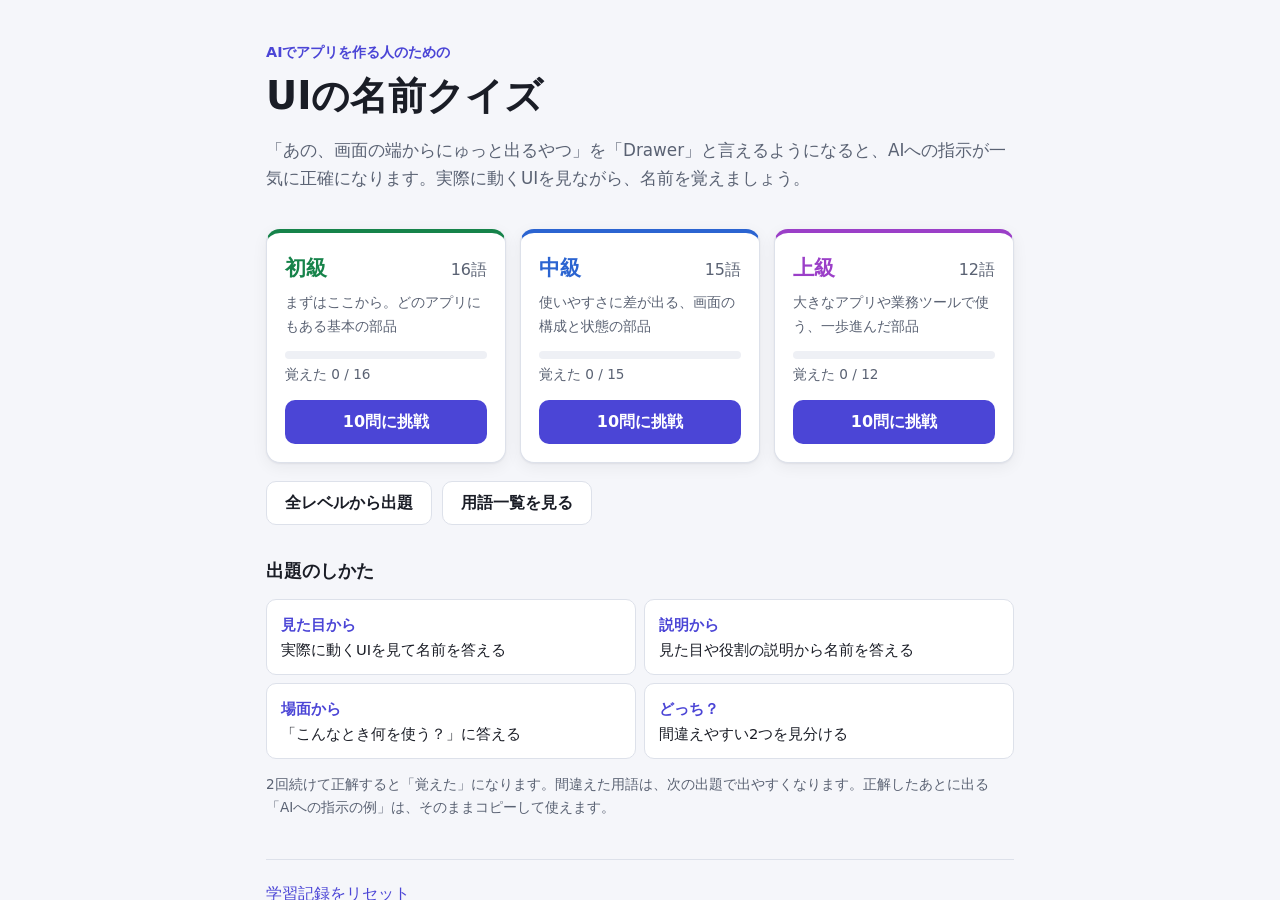
<file: index.html>
<!doctype html>
<html lang="ja">
  <head>
    <meta charset="utf-8">
    <title>UIの名前クイズ</title>
    <!-- GitHub Pages でリポジトリのトップを開いたときに、クイズへ移動する -->
    <meta http-equiv="refresh" content="0; url=ui-quiz/">
    <link rel="canonical" href="https://getittraversable.github.io/desktop-tutorial/ui-quiz/">
    <!-- Google Search Console の所有権の確認用 -->
    <meta name="google-site-verification" content="-Z4H83yFVV1UukgM5TUGLaozujeV9ula26aPuU_b_uk">
  </head>
  <body>
    <p><a href="ui-quiz/">UIの名前クイズを開く</a></p>
  </body>
</html>
</file>
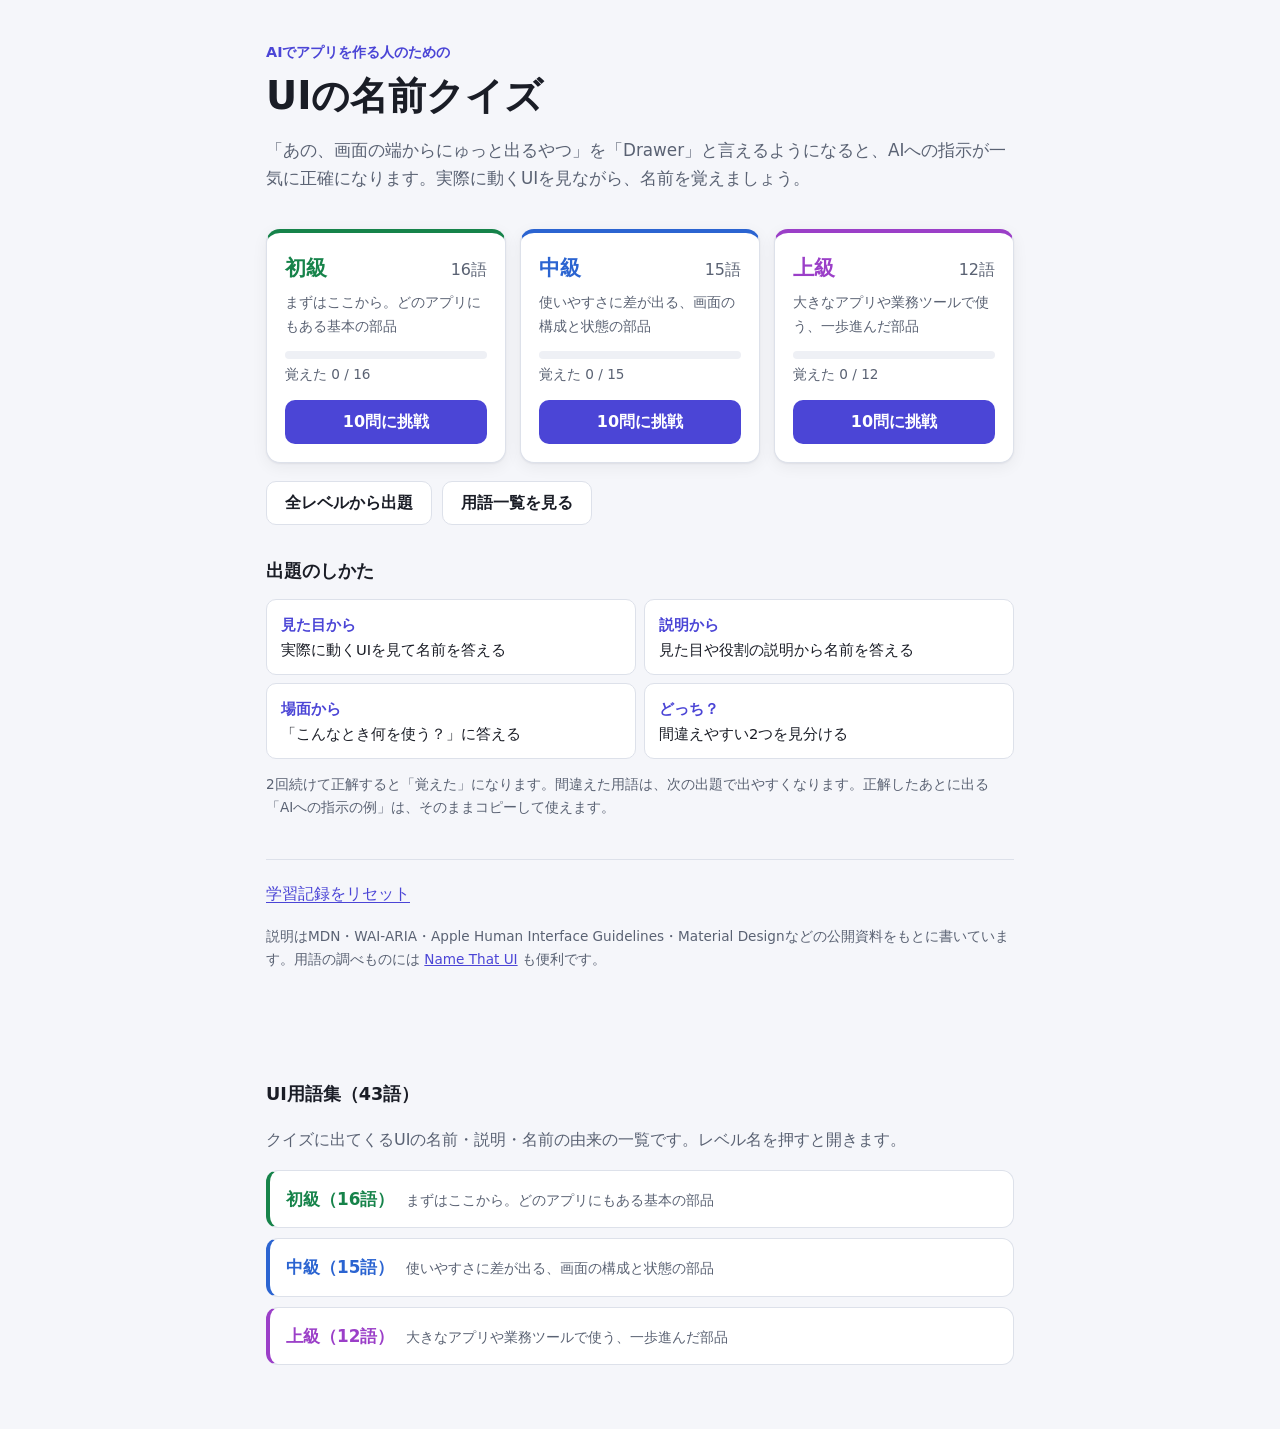
<file: ui-quiz/index.html>
<!doctype html>
<html lang="ja">
  <head>
    <meta charset="utf-8">
    <meta name="viewport" content="width=device-width, initial-scale=1, viewport-fit=cover">
    <title>UIの名前クイズ｜AIでアプリを作る人のためのUI用語集</title>
    <meta name="description" content="Modal、Toast、Drawer…画面の部品の名前、言えますか？実際に動くUIを見ながら、AIへの指示に使えるUI用語43語をクイズで覚えられます。初級・中級・上級、無料・登録不要。">
    <link rel="canonical" href="https://getittraversable.github.io/desktop-tutorial/ui-quiz/">
    <!-- Google Search Console の所有権の確認用（トップページから転送されてきても確認できるように、こちらにも置く） -->
    <meta name="google-site-verification" content="-Z4H83yFVV1UukgM5TUGLaozujeV9ula26aPuU_b_uk">

    <!-- SNSで共有したときのカード表示 -->
    <meta property="og:type" content="website">
    <meta property="og:locale" content="ja_JP">
    <meta property="og:site_name" content="UIの名前クイズ">
    <meta property="og:title" content="UIの名前クイズ｜AIでアプリを作る人のためのUI用語集">
    <meta property="og:description" content="実際に動くUIを見ながら、AIへの指示に使えるUI用語43語をクイズで覚えよう。初級・中級・上級、無料・登録不要。">
    <meta property="og:url" content="https://getittraversable.github.io/desktop-tutorial/ui-quiz/">
    <meta property="og:image" content="https://getittraversable.github.io/desktop-tutorial/ui-quiz/og-image.png">
    <meta property="og:image:width" content="1200">
    <meta property="og:image:height" content="630">
    <meta property="og:image:alt" content="UIの名前クイズ。Modal、Toast、Drawer など43語を実際に動くUIで覚える">
    <meta name="twitter:card" content="summary_large_image">

    <script type="application/ld+json">
      {
        "@context": "https://schema.org",
        "@type": "LearningResource",
        "name": "UIの名前クイズ",
        "description": "AIでアプリやWebサイトを作る人のための、UI部品の名前を実際に動くUIで覚えるクイズ。",
        "url": "https://getittraversable.github.io/desktop-tutorial/ui-quiz/",
        "inLanguage": "ja",
        "learningResourceType": "Quiz",
        "educationalLevel": ["初級", "中級", "上級"],
        "teaches": "UIデザインの部品の名前と使い分け",
        "isAccessibleForFree": true
      }
    </script>

    <link rel="stylesheet" href="css/style.css">
    <link rel="stylesheet" href="css/demos.css">
  </head>
  <body>
    <main id="app" class="container">
      <!-- JavaScript が動くと、この中身はクイズの画面に置き換わる -->
      <section class="hero">
        <p class="eyebrow">AIでアプリを作る人のための</p>
        <h1>UIの名前クイズ</h1>
        <p class="lead">「あの、画面の端からにゅっと出るやつ」を「Drawer」と言えるようになると、AIへの指示が一気に正確になります。実際に動くUIを見ながら、名前を覚えましょう。</p>
      </section>
      <noscript><p>クイズで遊ぶにはJavaScriptを有効にしてください。下の用語集は、そのまま読めます。</p></noscript>
    </main>

    <section id="dictionary" class="container dictionary" aria-labelledby="dictionary-title">
      <h2 id="dictionary-title" class="section-title">UI用語集（43語）</h2>
      <p class="muted">クイズに出てくるUIの名前・説明・名前の由来の一覧です。レベル名を押すと開きます。</p>
      <div class="dict">
        <!-- dictionary:start（tools/build-dictionary.js で生成。直接編集しない） -->
        <details class="dict-level level-beginner">
          <summary><h3>初級（16語）</h3><span class="muted small">まずはここから。どのアプリにもある基本の部品</span></summary>
          <dl class="dict-list">
            <div class="dict-item" id="term-button">
              <dt><span class="dict-name">Button</span> <span class="dict-kana">ボタン</span></dt>
              <dd>押すと処理を実行する部品。保存・送信など、操作のきっかけになる。</dd>
              <dd class="dict-origin"><span>名前の由来</span>服のボタンや、機械の「押しボタン」から。押すと何かが起きる、あのボタンをそのまま画面に持ってきた。</dd>
            </div>
            <div class="dict-item" id="term-text-field">
              <dt><span class="dict-name">Text field</span> <span class="dict-kana">テキストフィールド</span></dt>
              <dd>1行の文字を入力する枠。上のラベルや、中に薄く表示する例文（プレースホルダー）と組み合わせて使う。</dd>
              <dd class="dict-origin"><span>名前の由来</span>field は書類の「記入欄」のこと。申込書の「お名前：＿＿＿」の空欄が、画面の中に引っ越してきた。</dd>
            </div>
            <div class="dict-item" id="term-checkbox">
              <dt><span class="dict-name">Checkbox</span> <span class="dict-kana">チェックボックス</span></dt>
              <dd>四角い箱にチェックを入れる部品。複数の選択肢を同時に選べる。</dd>
              <dd class="dict-origin"><span>名前の由来</span>紙のアンケートの、✓を書き込む四角い箱（box）から。選びたいものに印をつける感覚そのまま。</dd>
            </div>
            <div class="dict-item" id="term-radio">
              <dt><span class="dict-name">Radio button</span> <span class="dict-kana">ラジオボタン</span></dt>
              <dd>丸い印のついた選択肢。グループの中から1つだけを選ぶ。</dd>
              <dd class="dict-origin"><span>名前の由来</span>昔のカーラジオの選局ボタンが由来。1つ押し込むと、前に押していたボタンがポンと戻るので、同時に1つしか選べない。</dd>
            </div>
            <div class="dict-item" id="term-toggle">
              <dt><span class="dict-name">Toggle switch</span> <span class="dict-kana">トグルスイッチ</span></dt>
              <dd>つまみを左右に動かしてオン・オフを切り替えるスイッチ。押した瞬間に設定が反映されるのが普通。</dd>
              <dd class="dict-origin"><span>名前の由来</span>toggle は「パチッと切り替える」の意味。部屋の照明についている、レバーを倒すスイッチと同じ仕組み。</dd>
            </div>
            <div class="dict-item" id="term-select">
              <dt><span class="dict-name">Dropdown (Select)</span> <span class="dict-kana">ドロップダウン（セレクト）</span></dt>
              <dd>押すと選択肢の一覧が開き、その中から1つを選ぶ部品。選択肢が多くても場所を取らない。</dd>
              <dd class="dict-origin"><span>名前の由来</span>押すと一覧が下に「落ちてくる（drop down）」ように開くから。Select は「選ぶ」。</dd>
            </div>
            <div class="dict-item" id="term-navbar">
              <dt><span class="dict-name">Navigation bar</span> <span class="dict-kana">ナビゲーションバー</span></dt>
              <dd>画面の上部に横に並ぶ、サイトの主なページへのリンク。ロゴもここに置くことが多い。</dd>
              <dd class="dict-origin"><span>名前の由来</span>navigation は船の「航海術」。サイトという海を迷わず進むための、羅針盤みたいな帯。</dd>
            </div>
            <div class="dict-item" id="term-hamburger">
              <dt><span class="dict-name">Hamburger menu</span> <span class="dict-kana">ハンバーガーメニュー</span></dt>
              <dd>三本線のアイコン。押すと隠れていたメニューが出てくる。スマホのような狭い画面でよく使う。</dd>
              <dd class="dict-origin"><span>名前の由来</span>三本線が、パン・ハンバーグ・パンを重ねたハンバーガーに見えるから。1981年のパソコン「Xerox Star」で生まれたアイコンと言われる。</dd>
            </div>
            <div class="dict-item" id="term-card">
              <dt><span class="dict-name">Card</span> <span class="dict-kana">カード</span></dt>
              <dd>画像・タイトル・短い説明などを1つの枠にまとめた部品。一覧に並べて使うことが多い。</dd>
              <dd class="dict-origin"><span>名前の由来</span>トランプや名刺、図書館の目録カードのように、1枚に情報をぎゅっとまとめるから。</dd>
            </div>
            <div class="dict-item" id="term-modal">
              <dt><span class="dict-name">Modal dialog</span> <span class="dict-kana">モーダル（ダイアログ）</span></dt>
              <dd>画面の中央に開く小窓。後ろの画面は暗くなり、閉じるまで他の操作ができない。</dd>
              <dd class="dict-origin"><span>名前の由来</span>「モード（mode）」から。開いている間、アプリは「あなたの返事待ちモード」になり、他のことは一切受け付けない。</dd>
            </div>
            <div class="dict-item" id="term-toast">
              <dt><span class="dict-name">Toast</span> <span class="dict-kana">トースト</span></dt>
              <dd>画面の端に一時的に出て、数秒で自動的に消える短い通知。作業の邪魔をしない。</dd>
              <dd class="dict-origin"><span>名前の由来</span>トースターからパンがポンッと飛び出すように、画面の下からひょこっと現れるから。焼き上がったらすぐ食べられるように、すぐ消える。</dd>
            </div>
            <div class="dict-item" id="term-tabs">
              <dt><span class="dict-name">Tabs</span> <span class="dict-kana">タブ</span></dt>
              <dd>見出しを横に並べ、押すとその下の内容が切り替わる部品。1つの画面の中で情報を整理する。</dd>
              <dd class="dict-origin"><span>名前の由来</span>ノートやファイルの端についている「見出しの耳（インデックスタブ）」から。耳をつまんでページを開く感覚。</dd>
            </div>
            <div class="dict-item" id="term-tooltip">
              <dt><span class="dict-name">Tooltip</span> <span class="dict-kana">ツールチップ</span></dt>
              <dd>マウスを乗せたり、キーボードで選んだりしたときに出る小さな補足の吹き出し。中に押せるものは入れない。</dd>
              <dd class="dict-origin"><span>名前の由来</span>tool（道具＝ボタン）の tip（ちょっとしたコツ・ヒント）。道具の使い方を、横からこっそり耳打ちしてくれる。</dd>
            </div>
            <div class="dict-item" id="term-badge">
              <dt><span class="dict-name">Badge</span> <span class="dict-kana">バッジ</span></dt>
              <dd>アイコンなどの角に付く小さな印。未読の数や「NEW」などの状態を知らせる。</dd>
              <dd class="dict-origin"><span>名前の由来</span>制服やかばんにつける「バッジ」から。小さな印1つで「新着あり」などの状態を知らせる。</dd>
            </div>
            <div class="dict-item" id="term-avatar">
              <dt><span class="dict-name">Avatar</span> <span class="dict-kana">アバター</span></dt>
              <dd>ユーザーを表す小さな丸い画像。画像がないときは名前の頭文字を表示することが多い。</dd>
              <dd class="dict-origin"><span>名前の由来</span>サンスクリット語で、神様が地上に現れるときの「化身」のこと。ネットの世界でのあなたの分身。</dd>
            </div>
            <div class="dict-item" id="term-spinner">
              <dt><span class="dict-name">Spinner</span> <span class="dict-kana">スピナー</span></dt>
              <dd>くるくる回る印。処理中・読み込み中であることを伝える。あとどれくらい待つかは分からない。</dd>
              <dd class="dict-origin"><span>名前の由来</span>くるくる回る（spin）から。コマのように回り続けて「今がんばってます」と伝える。</dd>
            </div>
          </dl>
        </details>
        <details class="dict-level level-intermediate">
          <summary><h3>中級（15語）</h3><span class="muted small">使いやすさに差が出る、画面の構成と状態の部品</span></summary>
          <dl class="dict-list">
            <div class="dict-item" id="term-drawer">
              <dt><span class="dict-name">Drawer</span> <span class="dict-kana">ドロワー</span></dt>
              <dd>画面の端から引き出しのように滑り出てくるパネル。メニューや詳しい情報を表示する。</dd>
              <dd class="dict-origin"><span>名前の由来</span>机の「引き出し」。必要なときだけスッと引き出して、使い終わったらしまう。</dd>
            </div>
            <div class="dict-item" id="term-popover">
              <dt><span class="dict-name">Popover</span> <span class="dict-kana">ポップオーバー</span></dt>
              <dd>ボタンなどを押すと、そのすぐ近くに開く小さなパネル。中にボタンや入力欄など、操作できるものを置ける。</dd>
              <dd class="dict-origin"><span>名前の由来</span>ボタンの上に「ぽんと（pop）かぶさる（over）」ように出てくるから。</dd>
            </div>
            <div class="dict-item" id="term-accordion">
              <dt><span class="dict-name">Accordion</span> <span class="dict-kana">アコーディオン</span></dt>
              <dd>見出しを押すと、その下の内容が開いたり閉じたりする部品。「よくある質問」でよく使う。</dd>
              <dd class="dict-origin"><span>名前の由来</span>楽器のアコーディオン。蛇腹が伸び縮みするように、内容が開いたり閉じたりする。</dd>
            </div>
            <div class="dict-item" id="term-breadcrumb">
              <dt><span class="dict-name">Breadcrumb</span> <span class="dict-kana">パンくずリスト</span></dt>
              <dd>「ホーム › カテゴリ › 商品」のように、今いるページまでの道のりを示すリンクの列。</dd>
              <dd class="dict-origin"><span>名前の由来</span>童話『ヘンゼルとグレーテル』で、帰り道の目印に落としていったパンくずから。来た道をたどって戻れる。</dd>
            </div>
            <div class="dict-item" id="term-skeleton">
              <dt><span class="dict-name">Skeleton screen</span> <span class="dict-kana">スケルトンスクリーン</span></dt>
              <dd>読み込み中に、実際の内容と同じ形の灰色のブロックを仮に表示するもの。待ち時間を短く感じさせる。</dd>
              <dd class="dict-origin"><span>名前の由来</span>「骸骨・骨組み」のこと。中身（肉）がつく前に、骨組みだけを先に見せておく。</dd>
            </div>
            <div class="dict-item" id="term-empty-state">
              <dt><span class="dict-name">Empty state</span> <span class="dict-kana">エンプティステート</span></dt>
              <dd>データがまだ1件もないときに表示する画面。何をすればいいかを案内し、最初の操作を促す。</dd>
              <dd class="dict-origin"><span>名前の由来</span>そのまま「空っぽの状態」。何もない画面を、次にすることの案内板に変える。</dd>
            </div>
            <div class="dict-item" id="term-pagination">
              <dt><span class="dict-name">Pagination</span> <span class="dict-kana">ページネーション</span></dt>
              <dd>長い一覧をページに分け、「‹ 1 2 3 … ›」のような番号で移動できるようにする部品。</dd>
              <dd class="dict-origin"><span>名前の由来</span>本にページ番号を振ること（paginate）から。長い一覧を、本のようにページに分ける。</dd>
            </div>
            <div class="dict-item" id="term-progress-bar">
              <dt><span class="dict-name">Progress bar</span> <span class="dict-kana">プログレスバー</span></dt>
              <dd>処理の進み具合を、横長の棒の伸び具合で示す部品。あとどれくらいで終わるかが分かる。</dd>
              <dd class="dict-origin"><span>名前の由来</span>進み具合（progress）を示す棒（bar）。ゲームの読み込み画面でおなじみ。</dd>
            </div>
            <div class="dict-item" id="term-stepper">
              <dt><span class="dict-name">Stepper</span> <span class="dict-kana">ステッパー</span></dt>
              <dd>「1 入力 → 2 確認 → 3 完了」のように、手続きの中で今どの段階にいるかを示す部品。</dd>
              <dd class="dict-origin"><span>名前の由来</span>階段の段（step）から。1段ずつ上るように、手続きを順番に進んでいく。</dd>
            </div>
            <div class="dict-item" id="term-chip">
              <dt><span class="dict-name">Chip (Tag)</span> <span class="dict-kana">チップ（タグ）</span></dt>
              <dd>短い言葉を角の丸い小さな枠で囲んだ部品。絞り込みの条件やタグを表し、×で外せることも多い。</dd>
              <dd class="dict-origin"><span>名前の由来</span>ポーカーのチップのような、小さくて丸っこい札の見た目から。Tag は荷物につける「荷札」のこと。</dd>
            </div>
            <div class="dict-item" id="term-banner">
              <dt><span class="dict-name">Alert banner</span> <span class="dict-kana">アラートバナー</span></dt>
              <dd>画面の上部や内容の上に帯状に表示するお知らせ。自動では消えず、ユーザーが閉じるまで残ることが多い。</dd>
              <dd class="dict-origin"><span>名前の由来</span>お店の横断幕や、中世の旗（banner）から。帯状に大きく掲げて、目立たせる。</dd>
            </div>
            <div class="dict-item" id="term-slider">
              <dt><span class="dict-name">Slider</span> <span class="dict-kana">スライダー</span></dt>
              <dd>つまみを左右に動かして、決まった範囲の中から数値を選ぶ部品。音量や価格帯の指定に使う。</dd>
              <dd class="dict-origin"><span>名前の由来</span>つまみを滑らせる（slide）から。音響機材の音量つまみ（フェーダー）と同じ動き。</dd>
            </div>
            <div class="dict-item" id="term-sidebar">
              <dt><span class="dict-name">Sidebar</span> <span class="dict-kana">サイドバー</span></dt>
              <dd>画面の左右どちらかに常に表示されている縦長の領域。管理画面のメニューなどに使う。</dd>
              <dd class="dict-origin"><span>名前の由来</span>新聞や雑誌で、本文の横に置かれる囲み記事を「サイドバー」と呼んだことから。</dd>
            </div>
            <div class="dict-item" id="term-carousel">
              <dt><span class="dict-name">Carousel</span> <span class="dict-kana">カルーセル</span></dt>
              <dd>複数の画像やカードを横に並べ、矢印やスワイプで1枚ずつ切り替えて見せる部品。</dd>
              <dd class="dict-origin"><span>名前の由来</span>遊園地のメリーゴーラウンドのこと（英語で carousel）。ぐるぐる回って、次々に新しいものが目の前に来る。</dd>
            </div>
            <div class="dict-item" id="term-fab">
              <dt><span class="dict-name">Floating action button (FAB)</span> <span class="dict-kana">フローティングアクションボタン</span></dt>
              <dd>画面の右下などに浮かんだまま固定される丸いボタン。その画面で一番よく使う操作を置く。</dd>
              <dd class="dict-origin"><span>名前の由来</span>画面の上に「浮かんでいる（floating）」ボタンだから。スクロールしても、ぷかぷかとその場に浮いたまま。</dd>
            </div>
          </dl>
        </details>
        <details class="dict-level level-advanced">
          <summary><h3>上級（12語）</h3><span class="muted small">大きなアプリや業務ツールで使う、一歩進んだ部品</span></summary>
          <dl class="dict-list">
            <div class="dict-item" id="term-combobox">
              <dt><span class="dict-name">Combobox</span> <span class="dict-kana">コンボボックス</span></dt>
              <dd>文字を入力すると候補が絞り込まれ、その一覧から選べる入力欄。入力欄とDropdownを合わせたもの。</dd>
              <dd class="dict-origin"><span>名前の由来</span>combination（組み合わせ）の box。入力欄と選択肢の一覧を「合体」させた箱。</dd>
            </div>
            <div class="dict-item" id="term-segmented">
              <dt><span class="dict-name">Segmented control</span> <span class="dict-kana">セグメンテッドコントロール</span></dt>
              <dd>2〜5個ほどの選択肢を一続きにつなげたボタン。1つを選ぶと、同じ内容の表示方法がすぐ切り替わる。</dd>
              <dd class="dict-origin"><span>名前の由来</span>1本のボタンを、いくつかの区切り（segment）に分けたもの。みかんの房も英語では segment。</dd>
            </div>
            <div class="dict-item" id="term-command-palette">
              <dt><span class="dict-name">Command palette</span> <span class="dict-kana">コマンドパレット</span></dt>
              <dd>キー操作（⌘K など）で呼び出す検索窓。機能やページの名前を打つだけで、すぐに実行・移動できる。</dd>
              <dd class="dict-origin"><span>名前の由来</span>画家のパレットに絵の具が並ぶように、命令（command）がずらりと並ぶから。好きなものをさっと選べる。</dd>
            </div>
            <div class="dict-item" id="term-infinite-scroll">
              <dt><span class="dict-name">Infinite scroll</span> <span class="dict-kana">無限スクロール</span></dt>
              <dd>一覧の一番下まで来ると、自動で続きを読み込んで足していく仕組み。SNSのタイムラインなどで使う。</dd>
              <dd class="dict-origin"><span>名前の由来</span>そのまま「終わりのないスクロール」。底が見えない井戸のように、下へ下へと続いていく。</dd>
            </div>
            <div class="dict-item" id="term-bottom-sheet">
              <dt><span class="dict-name">Bottom sheet</span> <span class="dict-kana">ボトムシート</span></dt>
              <dd>スマホの画面の下からせり上がってくるパネル。追加の選択肢や詳しい情報を表示する。</dd>
              <dd class="dict-origin"><span>名前の由来</span>画面の底（bottom）から、紙（sheet）が1枚スッとせり上がってくるイメージ。</dd>
            </div>
            <div class="dict-item" id="term-context-menu">
              <dt><span class="dict-name">Context menu</span> <span class="dict-kana">コンテキストメニュー</span></dt>
              <dd>右クリックや長押しをした場所に出る操作の一覧。押した対象に合わせた操作（名前の変更・削除など）を出す。</dd>
              <dd class="dict-origin"><span>名前の由来</span>context は「文脈・その場の状況」。右クリックした物に合わせて、中身が変わる気の利くメニュー。</dd>
            </div>
            <div class="dict-item" id="term-data-table">
              <dt><span class="dict-name">Data table</span> <span class="dict-kana">データテーブル</span></dt>
              <dd>行と列でたくさんのデータを並べる表。並べ替え・絞り込み・行の選択などの機能を持つことが多い。</dd>
              <dd class="dict-origin"><span>名前の由来</span>データを並べた「表（table）」。table は元々、物を広げる平らな板のこと。そこに数字を広げて見る。</dd>
            </div>
            <div class="dict-item" id="term-split-button">
              <dt><span class="dict-name">Split button</span> <span class="dict-kana">スプリットボタン</span></dt>
              <dd>よく使う操作のボタンと、▼で別の操作を選べる部分が1つにつながったボタン。</dd>
              <dd class="dict-origin"><span>名前の由来</span>1つのボタンを2つに「割った（split）」から。左半分は即実行、右半分は「ほかにもあるよ」。</dd>
            </div>
            <div class="dict-item" id="term-tree-view">
              <dt><span class="dict-name">Tree view</span> <span class="dict-kana">ツリービュー</span></dt>
              <dd>フォルダのように階層になった項目を、▶で開いたり閉じたりしながら表示する部品。</dd>
              <dd class="dict-origin"><span>名前の由来</span>幹から枝が分かれる木（tree）の形。画面では、根っこを上にした逆さまの木になっている。</dd>
            </div>
            <div class="dict-item" id="term-sticky-header">
              <dt><span class="dict-name">Sticky header</span> <span class="dict-kana">スティッキーヘッダー</span></dt>
              <dd>スクロールしても画面の上端に貼り付いたまま残るヘッダー。どこまで読んでもメニューを使える。</dd>
              <dd class="dict-origin"><span>名前の由来</span>付箋（sticky note）のように、画面の上にペタッと貼りついて離れないから。</dd>
            </div>
            <div class="dict-item" id="term-inline-validation">
              <dt><span class="dict-name">Inline validation</span> <span class="dict-kana">インラインバリデーション</span></dt>
              <dd>入力欄ごとに、入力した直後にその場で内容が正しいかを確かめ、欄のすぐ下にエラーやOKを表示する仕組み。</dd>
              <dd class="dict-origin"><span>名前の由来</span>in line は「その行の中で」、validation は「正しいかの確認」。入力したその場で、すぐに答え合わせをしてくれる。</dd>
            </div>
            <div class="dict-item" id="term-mega-menu">
              <dt><span class="dict-name">Mega menu</span> <span class="dict-kana">メガメニュー</span></dt>
              <dd>ナビゲーションの項目にカーソルを乗せると開く大きなメニュー。たくさんのリンクを列に分けて一度に見せる。</dd>
              <dd class="dict-origin"><span>名前の由来</span>mega は「巨大な」。ふつうのメニューの何倍も大きく広がるから。</dd>
            </div>
          </dl>
        </details>
        <!-- dictionary:end -->
      </div>
    </section>

    <script src="js/data.js"></script>
    <script src="js/engine.js"></script>
    <script src="js/demos.js"></script>
    <script src="js/app.js"></script>
  </body>
</html>
</file>
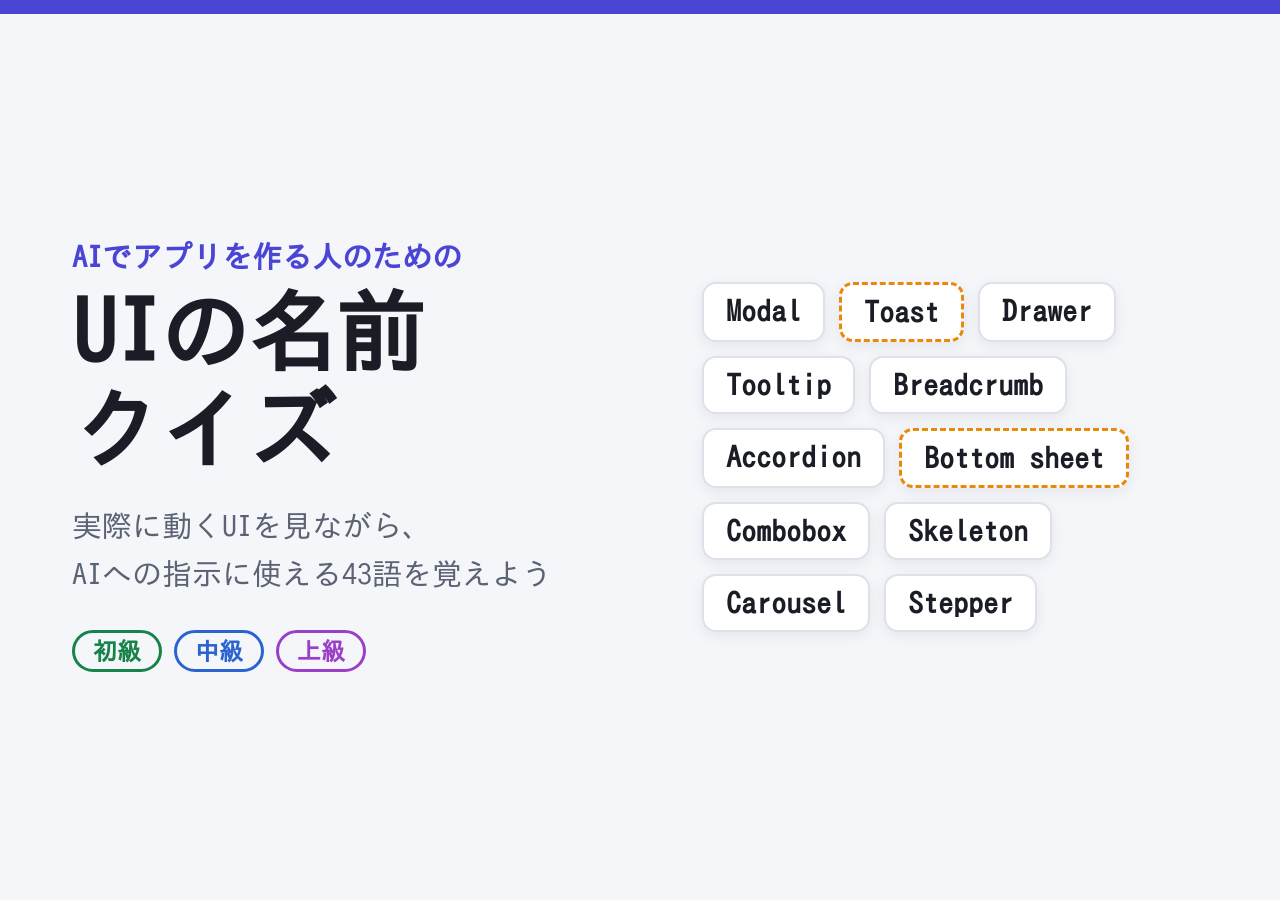
<file: ui-quiz/tools/og-image.html>
<!doctype html>
<!--
  SNSで共有したときに表示する画像（og-image.png）の元。
  1200×630 でスクリーンショットを撮って ui-quiz/og-image.png に保存する。
-->
<html lang="ja">
  <head>
    <meta charset="utf-8">
    <style>
      * {
        box-sizing: border-box;
      }
      body {
        margin: 0;
        width: 1200px;
        height: 630px;
        overflow: hidden;
        font-family: "Hiragino Sans", "Noto Sans JP", "IPAGothic", sans-serif;
        background: #f5f6fa;
        color: #1a1d26;
      }
      .card {
        position: absolute;
        inset: 0;
        display: grid;
        grid-template-columns: 1.15fr 1fr;
        gap: 48px;
        align-items: center;
        padding: 64px 72px;
        border-top: 14px solid #4b45d6;
      }
      .eyebrow {
        margin: 0 0 12px;
        color: #4b45d6;
        font-size: 30px;
        font-weight: 700;
      }
      h1 {
        margin: 0 0 24px;
        font-size: 88px;
        line-height: 1.1;
      }
      .lead {
        margin: 0;
        color: #5a6273;
        font-size: 30px;
        line-height: 1.6;
      }
      .levels {
        display: flex;
        gap: 12px;
        margin-top: 32px;
      }
      .levels span {
        padding: 6px 18px;
        border: 3px solid currentColor;
        border-radius: 99px;
        font-size: 24px;
        font-weight: 700;
      }
      .names {
        display: flex;
        flex-wrap: wrap;
        gap: 14px;
        align-content: center;
      }
      .names span {
        padding: 12px 22px;
        background: #fff;
        border: 2px solid #dde1ea;
        border-radius: 14px;
        font-size: 30px;
        font-weight: 700;
        box-shadow: 0 4px 14px rgb(20 24 40 / 0.07);
      }
      .names span.hi {
        border: 3px dashed #e8890c;
      }
    </style>
  </head>
  <body>
    <div class="card">
      <div>
        <p class="eyebrow">AIでアプリを作る人のための</p>
        <h1>UIの名前<br>クイズ</h1>
        <p class="lead">実際に動くUIを見ながら、<br>AIへの指示に使える43語を覚えよう</p>
        <div class="levels">
          <span style="color: #16834a">初級</span>
          <span style="color: #2b64d1">中級</span>
          <span style="color: #9b3fc8">上級</span>
        </div>
      </div>
      <div class="names">
        <span>Modal</span>
        <span class="hi">Toast</span>
        <span>Drawer</span>
        <span>Tooltip</span>
        <span>Breadcrumb</span>
        <span>Accordion</span>
        <span class="hi">Bottom sheet</span>
        <span>Combobox</span>
        <span>Skeleton</span>
        <span>Carousel</span>
        <span>Stepper</span>
      </div>
    </div>
  </body>
</html>
</file>
<file: ui-quiz/css/style.css>
/* アプリ本体の見た目。デモの見た目は demos.css */

:root {
  --bg: #f5f6fa;
  --surface: #ffffff;
  --surface-2: #eef0f5;
  --text: #1a1d26;
  --muted: #5a6273;
  --border: #dde1ea;
  --accent: #4b45d6;
  --accent-hover: #3d37bd;
  --accent-weak: #ecebfd;
  --on-accent: #ffffff;
  --ok: #157a3d;
  --ok-weak: #e4f5ea;
  --ng: #c0322b;
  --ng-weak: #fcebea;
  --warn: #8a5300;
  --warn-weak: #fff4d1;
  --target: #e8890c;
  --lv-beginner: #16834a;
  --lv-intermediate: #2b64d1;
  --lv-advanced: #9b3fc8;
  --shadow: 0 1px 2px rgb(20 24 40 / 0.06), 0 4px 16px rgb(20 24 40 / 0.06);
  --radius: 14px;
  --font: "Hiragino Sans", "Hiragino Kaku Gothic ProN", "Noto Sans JP", "Yu Gothic UI", "Meiryo", system-ui, sans-serif;
  color-scheme: light;
}

@media (prefers-color-scheme: dark) {
  :root:not([data-theme="light"]) {
    --bg: #12141b;
    --surface: #1b1e28;
    --surface-2: #252935;
    --text: #e9ebf2;
    --muted: #a2a9b9;
    --border: #333847;
    --accent: #8f8cff;
    --accent-hover: #a5a3ff;
    --accent-weak: #2a2950;
    --on-accent: #12121f;
    --ok: #5fd08b;
    --ok-weak: #183324;
    --ng: #ff8a80;
    --ng-weak: #3a1f1e;
    --warn: #ffc65c;
    --warn-weak: #3a2f14;
    --target: #ffb44a;
    --lv-beginner: #5fd08b;
    --lv-intermediate: #7aa7ff;
    --lv-advanced: #d29bff;
    --shadow: 0 1px 2px rgb(0 0 0 / 0.3), 0 4px 16px rgb(0 0 0 / 0.25);
    color-scheme: dark;
  }
}

:root[data-theme="dark"] {
  --bg: #12141b;
  --surface: #1b1e28;
  --surface-2: #252935;
  --text: #e9ebf2;
  --muted: #a2a9b9;
  --border: #333847;
  --accent: #8f8cff;
  --accent-hover: #a5a3ff;
  --accent-weak: #2a2950;
  --on-accent: #12121f;
  --ok: #5fd08b;
  --ok-weak: #183324;
  --ng: #ff8a80;
  --ng-weak: #3a1f1e;
  --warn: #ffc65c;
  --warn-weak: #3a2f14;
  --target: #ffb44a;
  --lv-beginner: #5fd08b;
  --lv-intermediate: #7aa7ff;
  --lv-advanced: #d29bff;
  --shadow: 0 1px 2px rgb(0 0 0 / 0.3), 0 4px 16px rgb(0 0 0 / 0.25);
  color-scheme: dark;
}

*,
*::before,
*::after {
  box-sizing: border-box;
}

body {
  margin: 0;
  background: var(--bg);
  color: var(--text);
  font-family: var(--font);
  font-size: 16px;
  line-height: 1.7;
  -webkit-text-size-adjust: 100%;
}

a {
  color: var(--accent);
}

button {
  font: inherit;
  color: inherit;
}

:focus-visible {
  outline: 3px solid var(--accent);
  outline-offset: 2px;
}

h1:focus,
h2:focus {
  outline: none;
}

.container {
  max-width: 780px;
  margin: 0 auto;
  padding-block: 24px 64px;
  padding-left: max(16px, env(safe-area-inset-left, 0px));
  padding-right: max(16px, env(safe-area-inset-right, 0px));
}

h1 {
  font-size: clamp(1.8rem, 6vw, 2.4rem);
  line-height: 1.25;
  margin: 0.2em 0 0.4em;
}

.muted {
  color: var(--muted);
}

.small {
  font-size: 0.85rem;
}

.eyebrow {
  margin: 0;
  color: var(--accent);
  font-weight: 700;
  font-size: 0.9rem;
}

.lead {
  font-size: 1.05rem;
  color: var(--muted);
  margin: 0 0 8px;
}

.section-title {
  font-size: 1.1rem;
  margin: 32px 0 12px;
}

/* ── ボタン ── */
.btn {
  display: inline-flex;
  align-items: center;
  justify-content: center;
  gap: 6px;
  min-height: 44px;
  padding: 0 18px;
  border-radius: 10px;
  border: 1px solid transparent;
  font-weight: 700;
  cursor: pointer;
  transition: background 0.15s, transform 0.05s;
}

.btn:active {
  transform: translateY(1px);
}

.btn-primary {
  background: var(--accent);
  color: var(--on-accent);
}

.btn-primary:hover {
  background: var(--accent-hover);
}

.btn-secondary {
  background: var(--surface);
  border-color: var(--border);
}

.btn-secondary:hover {
  background: var(--surface-2);
}

.btn-small {
  min-height: 32px;
  padding: 0 12px;
  font-size: 0.85rem;
  background: var(--surface);
  border-color: var(--border);
}

.link {
  background: none;
  border: none;
  padding: 4px 0;
  color: var(--accent);
  cursor: pointer;
  text-decoration: underline;
  text-underline-offset: 3px;
}

/* ── ホーム ── */
.hero {
  padding: 16px 0 8px;
}

.levels {
  display: grid;
  grid-template-columns: repeat(3, 1fr);
  gap: 14px;
  margin-top: 20px;
}

.level-card {
  display: flex;
  flex-direction: column;
  gap: 4px;
  padding: 18px;
  background: var(--surface);
  border: 1px solid var(--border);
  border-top: 4px solid var(--lv);
  border-radius: var(--radius);
  box-shadow: var(--shadow);
}

.level-card p {
  margin: 0;
}

.level-card p.muted:not(.small) {
  flex: 1;
  font-size: 0.9rem;
  margin-bottom: 8px;
}

.level-card .btn {
  margin-top: 10px;
}

.level-beginner {
  --lv: var(--lv-beginner);
}
.level-intermediate {
  --lv: var(--lv-intermediate);
}
.level-advanced {
  --lv: var(--lv-advanced);
}

.level-head {
  display: flex;
  align-items: baseline;
  justify-content: space-between;
}

.level-title {
  margin: 0;
  font-size: 1.3rem;
  color: var(--lv);
}

.meter {
  height: 8px;
  border-radius: 99px;
  background: var(--surface-2);
  overflow: hidden;
}

.meter span {
  display: block;
  height: 100%;
  background: var(--lv, var(--accent));
  border-radius: inherit;
  transition: width 0.3s;
}

.home-actions {
  display: flex;
  flex-wrap: wrap;
  gap: 10px;
  margin-top: 18px;
}

.howto {
  margin-top: 8px;
}

.howto-list {
  display: grid;
  grid-template-columns: repeat(2, 1fr);
  gap: 8px;
  padding: 0;
  margin: 0 0 8px;
  list-style: none;
}

.howto-list li {
  padding: 12px 14px;
  background: var(--surface);
  border: 1px solid var(--border);
  border-radius: 10px;
  font-size: 0.92rem;
}

.howto-list b {
  display: block;
  color: var(--accent);
}

.footer {
  margin-top: 40px;
  padding-top: 16px;
  border-top: 1px solid var(--border);
}

/* ── クイズ ── */
.quiz-top {
  display: flex;
  align-items: center;
  justify-content: space-between;
  gap: 12px;
  margin-bottom: 10px;
}

.quiz-count {
  font-weight: 700;
  font-variant-numeric: tabular-nums;
}

.question {
  margin-top: 18px;
}

.qtype {
  display: inline-block;
  padding: 2px 10px;
  border-radius: 99px;
  background: var(--accent-weak);
  color: var(--accent);
  font-size: 0.8rem;
  font-weight: 700;
}

.qtext {
  font-size: 1.35rem;
  margin: 8px 0 14px;
}

.qquote {
  margin: 0 0 18px;
  padding: 18px 20px;
  background: var(--surface);
  border: 1px solid var(--border);
  border-left: 4px solid var(--accent);
  border-radius: 10px;
  font-size: 1.08rem;
  font-weight: 600;
}

.demo-frame {
  margin-bottom: 18px;
}

.demo-frame > p {
  margin: 6px 0 0;
  text-align: right;
}

.options {
  display: grid;
  grid-template-columns: repeat(2, 1fr);
  gap: 10px;
}

.option {
  display: flex;
  align-items: center;
  gap: 12px;
  min-height: 64px;
  padding: 10px 14px;
  text-align: left;
  background: var(--surface);
  border: 2px solid var(--border);
  border-radius: 12px;
  cursor: pointer;
  transition: border-color 0.15s, background 0.15s;
}

.option:hover:not(:disabled) {
  border-color: var(--accent);
}

.option:disabled {
  cursor: default;
}

.opt-key {
  flex: none;
  display: grid;
  place-items: center;
  width: 26px;
  height: 26px;
  border-radius: 8px;
  background: var(--surface-2);
  color: var(--muted);
  font-size: 0.8rem;
  font-weight: 700;
}

.opt-name {
  display: block;
  font-weight: 700;
  line-height: 1.3;
}

.opt-kana {
  display: block;
  color: var(--muted);
  font-size: 0.82rem;
}

.option.is-correct {
  border-color: var(--ok);
  background: var(--ok-weak);
}

.option.is-wrong {
  border-color: var(--ng);
  background: var(--ng-weak);
}

.option:disabled:not(.is-correct):not(.is-wrong) {
  opacity: 0.55;
}

.feedback {
  margin-top: 18px;
  padding: 20px;
  background: var(--surface);
  border: 1px solid var(--border);
  border-top: 4px solid var(--fb);
  border-radius: var(--radius);
  box-shadow: var(--shadow);
}

.feedback-ok {
  --fb: var(--ok);
}

.feedback-ng {
  --fb: var(--ng);
}

.verdict {
  margin: 0;
  color: var(--fb);
  font-weight: 800;
  font-size: 1.1rem;
}

.answer-name {
  margin: 2px 0 12px;
  font-size: 1.4rem;
}

.answer-name .muted {
  font-size: 0.95rem;
  font-weight: 500;
}

.explain {
  padding: 10px 14px;
  background: var(--accent-weak);
  border-radius: 10px;
}

.chosen-note {
  padding: 10px 14px;
  background: var(--surface-2);
  border-radius: 10px;
  font-size: 0.92rem;
}

.origin {
  display: flex;
  flex-direction: column;
  gap: 2px;
  padding: 10px 14px;
  border: 1px dashed var(--border);
  border-radius: 10px;
  font-size: 0.93rem;
}

.term-body p.origin {
  margin-bottom: 8px;
}

.origin-label {
  color: var(--accent);
  font-size: 0.78rem;
  font-weight: 700;
}

.prompt-box {
  margin: 14px 0;
  padding: 12px 14px;
  background: var(--surface-2);
  border-radius: 10px;
}

.prompt-head {
  display: flex;
  align-items: center;
  justify-content: space-between;
  gap: 8px;
  color: var(--muted);
  font-weight: 700;
}

.prompt-text {
  margin: 6px 0 0;
  font-size: 0.93rem;
}

.btn-next {
  width: 100%;
}

/* ── 結果 ── */
.result {
  text-align: center;
  padding: 16px 0;
}

.result .home-actions {
  justify-content: center;
}

.score {
  font-size: 4rem;
  margin: 0;
  font-variant-numeric: tabular-nums;
}

.score span {
  font-size: 1.6rem;
  color: var(--muted);
}

.result-list {
  list-style: none;
  padding: 0;
  margin: 0;
  display: grid;
  gap: 8px;
}

.result-item {
  display: flex;
  align-items: flex-start;
  gap: 12px;
  padding: 12px 14px;
  background: var(--surface);
  border: 1px solid var(--border);
  border-radius: 12px;
}

.result-item details {
  flex: 1;
  min-width: 0;
}

.result-item summary {
  cursor: pointer;
}

.mark {
  flex: none;
  display: grid;
  place-items: center;
  width: 28px;
  height: 28px;
  border-radius: 50%;
  font-weight: 800;
}

.mark-ok {
  background: var(--ok-weak);
  color: var(--ok);
}

.mark-ng {
  background: var(--ng-weak);
  color: var(--ng);
}

/* ── 用語一覧 ── */
.filter {
  display: flex;
  flex-wrap: wrap;
  gap: 8px;
  margin-bottom: 18px;
}

.filter-btn {
  min-height: 40px;
  padding: 0 16px;
  border-radius: 99px;
  border: 1px solid var(--border);
  background: var(--surface);
  cursor: pointer;
}

.filter-btn[aria-pressed="true"] {
  background: var(--accent);
  border-color: var(--accent);
  color: var(--on-accent);
  font-weight: 700;
}

.glossary {
  display: grid;
  gap: 16px;
}

.term {
  display: grid;
  grid-template-columns: minmax(0, 1fr) minmax(0, 1fr);
  gap: 18px;
  padding: 16px;
  background: var(--surface);
  border: 1px solid var(--border);
  border-radius: var(--radius);
}

.term .demo-frame {
  margin: 0;
}

.term-body p {
  margin: 0 0 8px;
}

.term-head {
  display: flex;
  flex-wrap: wrap;
  align-items: center;
  gap: 8px;
}

.term-name {
  margin: 0;
  font-size: 1.2rem;
}

.tag {
  padding: 1px 10px;
  border-radius: 99px;
  font-size: 0.75rem;
  font-weight: 700;
  border: 1px solid currentColor;
}

.tag-beginner {
  color: var(--lv-beginner);
}
.tag-intermediate {
  color: var(--lv-intermediate);
}
.tag-advanced {
  color: var(--lv-advanced);
}
.tag-done {
  color: var(--ok);
  background: var(--ok-weak);
  border-color: transparent;
}

/* ── UI用語集（index.html に静的に書いてある部分）── */
.dictionary {
  padding-top: 0;
}

.dict {
  display: grid;
  gap: 10px;
}

.dict-level {
  background: var(--surface);
  border: 1px solid var(--border);
  border-left: 4px solid var(--lv);
  border-radius: 12px;
}

.dict-level summary {
  display: flex;
  flex-wrap: wrap;
  align-items: baseline;
  gap: 4px 12px;
  padding: 14px 16px;
  cursor: pointer;
}

.dict-level summary h3 {
  margin: 0;
  font-size: 1.05rem;
  color: var(--lv);
}

.dict-list {
  display: grid;
  gap: 0;
  margin: 0;
  padding: 0 16px 8px;
}

.dict-item {
  padding: 12px 0;
  border-top: 1px solid var(--border);
}

.dict-item dt {
  margin-bottom: 2px;
}

.dict-name {
  font-weight: 700;
}

.dict-kana {
  color: var(--muted);
  font-size: 0.85rem;
}

.dict-item dd {
  margin: 0;
  font-size: 0.93rem;
}

.dict-item .dict-origin {
  margin-top: 4px;
  color: var(--muted);
}

.dict-origin span {
  margin-right: 8px;
  color: var(--accent);
  font-size: 0.78rem;
  font-weight: 700;
}

/* ── スマホ ── */
@media (max-width: 640px) {
  .levels {
    grid-template-columns: 1fr;
  }
  .howto-list {
    grid-template-columns: 1fr;
  }
  .options {
    grid-template-columns: 1fr;
  }
  .term {
    grid-template-columns: 1fr;
  }
  .home-actions .btn {
    flex: 1 1 100%;
  }
}

@media (prefers-reduced-motion: reduce) {
  *,
  *::before,
  *::after {
    animation-duration: 0.01ms !important;
    transition-duration: 0.01ms !important;
  }
}
</file>
<file: ui-quiz/css/demos.css>
/* 問題に表示するデモUIの見た目。すべて .stage の中に閉じ込める */

.stage {
  position: relative;
  height: 260px;
  overflow: hidden;
  border: 1px solid var(--border);
  border-radius: var(--radius);
  background: var(--surface-2);
  font-size: 14px;
  line-height: 1.5;
  isolation: isolate;
}

.stage [hidden] {
  display: none !important;
}

.stage a {
  color: inherit;
  text-decoration: none;
  cursor: pointer;
}

.stage button {
  cursor: pointer;
}

/* 問題で注目してほしい部分 */
.stage .is-target {
  outline: 2px dashed var(--target);
  outline-offset: 3px;
}

.m-icon {
  width: 18px;
  height: 18px;
  flex: none;
}

/* ── 土台 ── */
.m-page {
  position: absolute;
  inset: 0;
  background: var(--surface);
  overflow: hidden;
}

.m-center {
  display: grid;
  place-items: center;
  padding: 16px;
}

.m-top {
  padding: 14px 16px;
  display: flex;
  justify-content: center;
  align-items: flex-start;
}

.m-pad {
  padding: 16px;
}

.m-rel {
  position: absolute;
}

.m-phone {
  position: absolute;
  top: 10px;
  bottom: -14px;
  left: 50%;
  width: min(260px, calc(100% - 24px));
  transform: translateX(-50%);
  background: var(--surface);
  border: 1px solid var(--border);
  border-radius: 22px 22px 0 0;
  overflow: hidden;
  box-shadow: var(--shadow);
}

.m-body {
  padding: 14px 16px;
}

.m-panel {
  padding: 16px;
  background: var(--surface);
  border: 1px solid var(--border);
  border-radius: 12px;
  box-shadow: var(--shadow);
  min-width: 0;
}

.m-narrow {
  width: min(240px, 100%);
}

.m-wide {
  width: min(340px, 100%);
}

.m-row {
  display: flex;
  align-items: center;
  gap: 8px;
}

.m-end {
  justify-content: flex-end;
}

.m-between {
  justify-content: space-between;
}

.m-col {
  display: flex;
  flex-direction: column;
  gap: 10px;
}

.m-center-x {
  align-items: center;
}

.m-grow {
  flex: 1;
  min-width: 0;
}

.m-text {
  margin: 0 0 12px;
}

.m-muted {
  color: var(--muted);
}

.m-small {
  font-size: 12px;
}

.m-h {
  font-size: 18px;
  font-weight: 700;
  margin: 8px 0;
}

.m-card-title {
  font-weight: 700;
}

.m-line {
  height: 9px;
  margin: 9px 0;
  border-radius: 99px;
  background: var(--surface-2);
}

.m-line:nth-child(3n) {
  width: 70%;
}

.m-w60 {
  width: 60%;
}

.m-hero {
  height: 54px;
  border-radius: 10px;
  background: linear-gradient(120deg, var(--accent-weak), var(--surface-2));
}

.g1 {
  background: linear-gradient(135deg, #7c74ff, #b28bff);
}
.g2 {
  background: linear-gradient(135deg, #2bb3a3, #6bd6a0);
}
.g3 {
  background: linear-gradient(135deg, #ff9a62, #ff6f91);
}

/* ── ボタン・入力 ── */
.m-btn {
  display: inline-flex;
  align-items: center;
  justify-content: center;
  gap: 6px;
  min-height: 36px;
  padding: 0 14px;
  border-radius: 8px;
  border: 1px solid transparent;
  font-weight: 700;
  font-size: 13px;
  white-space: nowrap;
}

.m-sm {
  min-height: 30px;
  padding: 0 10px;
  font-size: 12px;
}

.m-primary {
  background: var(--accent);
  color: var(--on-accent);
}

.m-primary:disabled {
  opacity: 0.75;
}

.m-ghost {
  background: var(--surface);
  border-color: var(--border);
}

.m-danger {
  background: var(--ng);
  color: var(--surface);
}

.m-danger-ghost {
  background: transparent;
  border-color: var(--ng);
  color: var(--ng);
  margin: 4px 0;
}

.m-danger-text {
  color: var(--ng);
}

.m-link {
  background: none;
  border: none;
  padding: 0;
  color: var(--accent);
  text-decoration: underline;
}

.m-icon-btn {
  display: inline-grid;
  place-items: center;
  width: 36px;
  height: 36px;
  border-radius: 8px;
  border: 1px solid transparent;
  background: transparent;
}

.m-icon-btn.m-sm {
  width: 28px;
  height: 28px;
  padding: 0;
}

.m-outlined {
  border-color: var(--border);
  background: var(--surface);
}

.m-label {
  display: grid;
  gap: 4px;
  font-size: 12px;
  font-weight: 700;
  color: var(--muted);
}

.m-input {
  width: 100%;
  min-width: 0;
  height: 38px;
  padding: 0 10px;
  border: 1px solid var(--border);
  border-radius: 8px;
  background: var(--surface);
  color: var(--text);
  font: inherit;
  font-size: 14px;
  font-weight: 400;
}

.m-input.m-sm {
  height: 30px;
  font-size: 12px;
}

.m-input::placeholder {
  color: var(--muted);
  opacity: 0.7;
}

.m-input.is-error {
  border-color: var(--ng);
}

.m-input.is-ok {
  border-color: var(--ok);
}

.m-hint {
  min-height: 18px;
  margin: 2px 0 8px;
  font-size: 12px;
}

.m-hint.is-error {
  color: var(--ng);
}

.m-hint.is-ok {
  color: var(--ok);
}

.m-fieldset {
  margin: 0;
  min-width: 200px;
}

.m-fieldset legend {
  float: left;
  width: 100%;
  padding: 0;
  font-weight: 700;
}

.m-check {
  display: flex;
  align-items: center;
  gap: 8px;
  padding: 3px 0;
  clear: both;
}

.m-check input {
  width: 18px;
  height: 18px;
  accent-color: var(--accent);
}

.m-list {
  width: min(280px, 100%);
  padding: 4px 16px;
}

.m-list-row {
  display: flex;
  align-items: center;
  justify-content: space-between;
  gap: 8px;
  padding: 10px 0;
  border-bottom: 1px solid var(--border);
}

.m-list-row:last-child {
  border-bottom: none;
}

.m-switch {
  position: relative;
  width: 44px;
  height: 26px;
  padding: 0;
  border: none;
  border-radius: 99px;
  background: var(--border);
  transition: background 0.2s;
}

.m-switch span {
  position: absolute;
  top: 3px;
  left: 3px;
  width: 20px;
  height: 20px;
  border-radius: 50%;
  background: #fff;
  box-shadow: 0 1px 3px rgb(0 0 0 / 0.3);
  transition: transform 0.2s;
}

.m-switch[aria-checked="true"] {
  background: var(--ok);
}

.m-switch[aria-checked="true"] span {
  transform: translateX(18px);
}

.m-select {
  display: flex;
  align-items: center;
  justify-content: space-between;
  width: 100%;
  height: 38px;
  padding: 0 10px;
  border: 1px solid var(--accent);
  border-radius: 8px;
  background: var(--surface);
}

.m-menu {
  list-style: none;
  margin: 0;
  padding: 4px;
  background: var(--surface);
  border: 1px solid var(--border);
  border-radius: 10px;
  box-shadow: var(--shadow);
}

.m-select-list {
  margin-top: 4px;
}

.m-menu-item {
  display: flex;
  align-items: center;
  gap: 8px;
  padding: 6px 10px;
  border-radius: 6px;
  cursor: pointer;
}

.m-menu-item:hover,
.m-menu-item.is-active {
  background: var(--surface-2);
}

.m-menu-item.is-selected {
  background: var(--accent-weak);
  color: var(--accent);
  font-weight: 700;
}

.m-menu-item mark {
  background: none;
  color: var(--accent);
  font-weight: 800;
}

.m-sep {
  height: 1px;
  margin: 4px 0;
  background: var(--border);
}

.m-range {
  width: 100%;
  margin: 14px 0 4px;
  accent-color: var(--accent);
}

/* ── ヘッダー・ナビ ── */
.m-header {
  display: flex;
  align-items: center;
  justify-content: space-between;
  gap: 8px;
  height: 50px;
  padding: 0 14px;
  background: var(--surface);
  border-bottom: 1px solid var(--border);
}

.stage .m-header.is-target {
  outline-offset: -3px;
}

.m-logo {
  font-weight: 800;
  color: var(--accent);
}

.m-nav {
  display: flex;
  gap: 16px;
  font-size: 13px;
}

.m-nav a.is-active {
  color: var(--accent);
  font-weight: 700;
}

.m-drop-menu {
  position: absolute;
  top: 54px;
  right: 10px;
  width: 150px;
}

.m-crumbs {
  display: flex;
  align-items: center;
  gap: 4px;
  font-size: 12px;
  color: var(--muted);
}

.m-crumbs a {
  color: var(--accent) !important;
  text-decoration: underline !important;
}

.m-crumbs .m-icon {
  width: 13px;
  height: 13px;
}

.m-crumbs [aria-current] {
  color: var(--text);
  font-weight: 700;
}

.m-tablist {
  display: flex;
  border-bottom: 1px solid var(--border);
}

.m-tablist button {
  padding: 10px 14px;
  border: none;
  border-bottom: 3px solid transparent;
  background: none;
  color: var(--muted);
  font-weight: 700;
}

.m-tablist [aria-selected="true"] {
  color: var(--accent);
  border-bottom-color: var(--accent);
}

.m-tabpanel {
  padding: 14px 4px;
}

.m-split {
  display: flex;
}

.m-side {
  flex: none;
  display: flex;
  flex-direction: column;
  gap: 2px;
  width: 38%;
  max-width: 170px;
  padding: 14px 8px;
  background: var(--surface-2);
  border-right: 1px solid var(--border);
}

.stage .m-side.is-target {
  outline-offset: -3px;
}

.m-side .m-logo {
  padding: 0 10px 8px;
}

.m-split .m-body {
  flex: 1;
  min-width: 0;
}

.m-stat {
  height: 44px;
  border-radius: 8px;
  background: var(--surface-2);
}

.m-mega {
  position: absolute;
  top: 50px;
  left: 10px;
  right: 10px;
  z-index: 2;
  display: grid;
  grid-template-columns: repeat(3, 1fr);
  gap: 8px;
  padding: 14px;
  background: var(--surface);
  border: 1px solid var(--border);
  border-radius: 0 0 12px 12px;
  box-shadow: var(--shadow);
}

.m-mega a {
  display: block;
  padding: 2px 0;
  font-size: 13px;
  color: var(--muted) !important;
}

/* ── カード・リスト ── */
.m-grid3 {
  display: grid;
  grid-template-columns: repeat(3, minmax(0, 1fr));
  gap: 10px;
}

.m-card {
  border: 1px solid var(--border);
  border-radius: 12px;
  overflow: hidden;
  background: var(--surface);
}

.stage .m-card.is-target {
  overflow: visible;
}

.m-thumb {
  height: 80px;
}

.m-card-body {
  display: grid;
  gap: 4px;
  padding: 10px;
  font-size: 12px;
}

.m-card-body .m-btn {
  margin-top: 4px;
}

.m-comment {
  display: flex;
  gap: 12px;
  padding: 12px 0;
  border-bottom: 1px solid var(--border);
}

.m-avatar {
  flex: none;
  display: grid;
  place-items: center;
  width: 40px;
  height: 40px;
  border-radius: 50%;
  color: #fff;
  font-weight: 800;
  font-size: 13px;
}

.m-avatar-sm {
  width: 32px;
  height: 32px;
}

.m-badge-wrap {
  position: relative;
}

.m-badge {
  position: absolute;
  top: 2px;
  right: 0;
  display: grid;
  place-items: center;
  min-width: 18px;
  height: 18px;
  padding: 0 5px;
  border-radius: 99px;
  background: #e5322d;
  color: #fff;
  font-size: 11px;
  font-weight: 800;
}

.m-chips {
  display: flex;
  flex-wrap: wrap;
  gap: 6px;
  margin: 12px 0 8px;
}

.m-chip {
  display: inline-flex;
  align-items: center;
  gap: 2px;
  height: 30px;
  padding: 0 4px 0 12px;
  border-radius: 99px;
  background: var(--accent-weak);
  color: var(--accent);
  font-weight: 700;
  font-size: 13px;
}

.m-chip button {
  display: grid;
  place-items: center;
  width: 22px;
  height: 22px;
  padding: 0;
  border: none;
  border-radius: 50%;
  background: transparent;
  color: inherit;
}

.m-chip .m-icon {
  width: 14px;
  height: 14px;
}

.m-search {
  display: flex;
  align-items: center;
  gap: 8px;
  height: 38px;
  padding: 0 12px;
  border: 1px solid var(--border);
  border-radius: 99px;
}

.m-scroll {
  position: absolute;
  top: 50px;
  left: 0;
  right: 0;
  bottom: 0;
  overflow-y: auto;
  padding: 0 14px 20px;
}

.stage .m-scroll.is-target {
  outline-offset: -3px;
}

.m-post {
  display: flex;
  gap: 10px;
  padding: 12px 0;
  border-bottom: 1px solid var(--border);
}

.m-loading {
  display: flex;
  justify-content: center;
  align-items: center;
  gap: 8px;
  padding: 12px;
  color: var(--muted);
  font-size: 12px;
}

/* ── 重なるUI ── */
.m-overlay {
  position: absolute;
  inset: 0;
  z-index: 5;
  display: grid;
  place-items: center;
  padding: 16px;
  background: rgb(10 12 20 / 0.5);
}

.m-dialog {
  width: min(300px, 100%);
  padding: 18px;
  background: var(--surface);
  border-radius: 14px;
  box-shadow: 0 12px 40px rgb(0 0 0 / 0.3);
}

.m-dialog-title {
  font-weight: 800;
  font-size: 15px;
}

.m-dialog p {
  margin: 6px 0 16px;
  font-size: 13px;
}

.m-overlay-left {
  place-items: stretch start;
  padding: 0;
  transition: background 0.25s;
}

.m-drawer {
  display: flex;
  flex-direction: column;
  gap: 2px;
  width: 72%;
  padding: 16px 10px;
  background: var(--surface);
  box-shadow: 4px 0 20px rgb(0 0 0 / 0.25);
  transition: transform 0.25s ease;
}

.m-drawer .m-card-title {
  padding: 0 10px 8px;
}

.stage .m-drawer.is-target {
  outline-offset: -3px;
}

.m-overlay-left.is-closed {
  background: transparent;
  pointer-events: none;
}

.m-overlay-left.is-closed .m-drawer {
  transform: translateX(-105%);
}

.m-overlay-top {
  place-items: start center;
  padding-top: 22px;
}

.m-palette {
  width: min(360px, 100%);
  background: var(--surface);
  border-radius: 12px;
  box-shadow: 0 12px 40px rgb(0 0 0 / 0.35);
  overflow: hidden;
}

.m-palette-input {
  display: flex;
  align-items: center;
  gap: 8px;
  padding: 10px 12px;
  border-bottom: 1px solid var(--border);
}

.m-palette-input input {
  flex: 1;
  min-width: 0;
  border: none;
  background: none;
  color: var(--text);
  font: inherit;
  outline: none;
}

.m-palette-input kbd {
  padding: 1px 6px;
  border: 1px solid var(--border);
  border-radius: 5px;
  font-size: 11px;
  color: var(--muted);
}

.m-palette-list {
  list-style: none;
  margin: 0;
  padding: 6px;
}

.m-pad-s {
  padding: 8px;
}

.m-toast {
  position: absolute;
  right: 14px;
  bottom: 14px;
  display: flex;
  align-items: center;
  gap: 8px;
  padding: 10px 16px;
  border-radius: 10px;
  background: #23252f;
  color: #fff;
  font-weight: 700;
  box-shadow: var(--shadow);
  opacity: 0;
  transform: translateY(12px);
  transition: opacity 0.25s, transform 0.25s;
}

.m-toast .m-icon {
  color: #6fe09b;
}

.m-toast.is-shown {
  opacity: 1;
  transform: none;
}

.m-tip-wrap {
  position: relative;
}

.m-tip {
  position: absolute;
  bottom: calc(100% + 8px);
  left: 50%;
  transform: translateX(-50%);
  padding: 4px 10px;
  border-radius: 6px;
  background: #23252f;
  color: #fff;
  font-size: 12px;
  white-space: nowrap;
  opacity: 0;
  pointer-events: none;
  transition: opacity 0.15s;
}

.m-tip::after {
  content: "";
  position: absolute;
  top: 100%;
  left: 50%;
  margin-left: -5px;
  border: 5px solid transparent;
  border-top-color: #23252f;
}

.m-tip-wrap.is-open .m-tip,
.m-tip-wrap:hover .m-tip,
.m-tip-wrap:focus-within .m-tip {
  opacity: 1;
}

.m-pop-wrap {
  position: relative;
  display: flex;
  flex-direction: column;
  align-items: center;
}

.m-popover {
  position: relative;
  margin-top: 12px;
  width: min(280px, 90vw);
  padding: 14px;
  display: grid;
  gap: 8px;
  background: var(--surface);
  border: 1px solid var(--border);
  border-radius: 12px;
  box-shadow: var(--shadow);
}

.m-popover::before {
  content: "";
  position: absolute;
  top: -7px;
  left: 50%;
  width: 12px;
  height: 12px;
  margin-left: -6px;
  background: var(--surface);
  border-left: 1px solid var(--border);
  border-top: 1px solid var(--border);
  transform: rotate(45deg);
}

.m-ctx {
  position: absolute;
  z-index: 3;
  width: 150px;
}

.m-files {
  display: grid;
  gap: 4px;
  margin-top: 10px;
}

.m-file {
  display: flex;
  align-items: center;
  gap: 8px;
  padding: 7px 10px;
  border-radius: 8px;
  user-select: none;
  -webkit-touch-callout: none;
}

.m-file.is-selected {
  background: var(--accent-weak);
}

.m-split-wrap {
  position: relative;
  display: flex;
  flex-direction: column;
  align-items: flex-start;
}

.m-splitbtn {
  display: flex;
  border-radius: 8px;
}

.m-splitbtn .m-btn:first-child {
  border-radius: 8px 0 0 8px;
}

.m-splitbtn .m-btn:last-child {
  border-radius: 0 8px 8px 0;
  border-left: 1px solid rgb(255 255 255 / 0.35);
  padding: 0 8px;
}

.m-split-menu {
  margin-top: 6px;
  min-width: 170px;
}

.m-sheet {
  position: absolute;
  left: 0;
  right: 0;
  bottom: 14px;
  display: grid;
  gap: 6px;
  padding: 6px 16px 18px;
  background: var(--surface);
  border-radius: 18px 18px 0 0;
  box-shadow: 0 -6px 24px rgb(0 0 0 / 0.18);
  transition: transform 0.25s;
}

.m-sheet.is-collapsed {
  transform: translateY(calc(100% - 44px));
}

.m-handle {
  justify-self: center;
  width: 40px;
  height: 5px;
  margin: 2px 0 6px;
  padding: 0;
  border: none;
  border-radius: 99px;
  background: var(--border);
}

.m-map {
  background-color: var(--surface-2);
  background-image: linear-gradient(var(--border) 1px, transparent 1px), linear-gradient(90deg, var(--border) 1px, transparent 1px);
  background-size: 28px 28px;
}

.m-pin {
  position: absolute;
  color: var(--muted);
  cursor: pointer;
}

.m-pin .m-icon {
  width: 26px;
  height: 26px;
}

.m-pin.is-picked {
  color: var(--ng);
}

.m-fab {
  position: absolute;
  right: 16px;
  bottom: 30px;
  display: grid;
  place-items: center;
  width: 54px;
  height: 54px;
  border: none;
  border-radius: 50%;
  background: var(--accent);
  color: var(--on-accent);
  box-shadow: 0 6px 18px rgb(40 30 140 / 0.4);
}

.m-fab .m-icon {
  width: 24px;
  height: 24px;
}

/* ── 状態・進み具合 ── */
@keyframes m-spin {
  to {
    transform: rotate(360deg);
  }
}

.m-spinner {
  display: inline-block;
  width: 16px;
  height: 16px;
  border: 2px solid currentColor;
  border-right-color: transparent;
  border-radius: 50%;
  animation: m-spin 0.8s linear infinite;
}

.m-spinner-lg {
  width: 40px;
  height: 40px;
  border-width: 4px;
  color: var(--accent);
}

@keyframes m-pulse {
  50% {
    opacity: 0.45;
  }
}

.m-skel {
  border-radius: 6px;
  background: var(--surface-2);
  animation: m-pulse 1.4s ease-in-out infinite;
}

.m-skel-card {
  display: grid;
  grid-template-columns: 64px 1fr;
  gap: 12px;
  align-items: center;
  padding: 8px;
  border: 1px solid var(--border);
  border-radius: 10px;
}

.m-skel-img {
  height: 48px;
}

.m-skel-line {
  height: 11px;
  margin: 6px 0;
}

.m-empty {
  display: flex;
  flex-direction: column;
  align-items: center;
  gap: 4px;
  margin: 16px auto;
  width: fit-content;
  padding: 8px 20px;
  text-align: center;
}

.m-empty p {
  margin: 0 0 8px;
  font-size: 12px;
}

.m-empty-icon {
  display: grid;
  place-items: center;
  width: 56px;
  height: 56px;
  margin-bottom: 4px;
  border-radius: 50%;
  background: var(--accent-weak);
  color: var(--accent);
}

.m-empty-icon .m-icon {
  width: 28px;
  height: 28px;
}

.m-progress {
  height: 10px;
  margin-top: 10px;
  border-radius: 99px;
  background: var(--surface-2);
  overflow: hidden;
}

.stage .m-progress.is-target {
  overflow: visible;
}

.m-progress span {
  display: block;
  height: 100%;
  border-radius: inherit;
  background: var(--accent);
  transition: width 0.35s;
}

.m-steps {
  display: flex;
  list-style: none;
  margin: 0 0 16px;
  padding: 6px 0;
}

.m-steps li {
  position: relative;
  flex: 1;
  display: flex;
  flex-direction: column;
  align-items: center;
  gap: 4px;
  color: var(--muted);
}

.m-steps li + li::before {
  content: "";
  position: absolute;
  top: 14px;
  right: 50%;
  width: 100%;
  height: 2px;
  background: var(--border);
  z-index: 0;
}

.m-steps li.is-done + li::before {
  background: var(--accent);
}

.m-step-dot {
  position: relative;
  z-index: 1;
  display: grid;
  place-items: center;
  width: 30px;
  height: 30px;
  border-radius: 50%;
  border: 2px solid var(--border);
  background: var(--surface);
  font-weight: 800;
}

.m-steps .is-done .m-step-dot {
  background: var(--accent);
  border-color: var(--accent);
  color: var(--on-accent);
}

.m-steps .is-current {
  color: var(--text);
  font-weight: 700;
}

.m-steps .is-current .m-step-dot {
  border-color: var(--accent);
  color: var(--accent);
}

.m-pager {
  display: flex;
  justify-content: center;
  align-items: center;
  gap: 4px;
  margin-top: 14px;
}

.m-pager button {
  display: grid;
  place-items: center;
  min-width: 34px;
  height: 34px;
  padding: 0 6px;
  border: 1px solid var(--border);
  border-radius: 8px;
  background: var(--surface);
}

.m-pager [aria-current] {
  background: var(--accent);
  border-color: var(--accent);
  color: var(--on-accent);
  font-weight: 800;
}

.m-banner {
  display: flex;
  align-items: center;
  gap: 8px;
  padding: 8px 10px 8px 14px;
  background: var(--warn-weak);
  color: var(--warn);
  font-weight: 700;
  font-size: 13px;
}

.m-banner > span {
  flex: 1;
}

.stage .m-banner.is-target {
  outline-offset: -3px;
}

.m-carousel {
  position: relative;
  overflow: hidden;
  border-radius: 12px;
}

.stage .m-carousel.is-target {
  outline-offset: -3px;
}

.m-track {
  display: flex;
  transition: transform 0.35s ease;
}

.m-slide {
  flex: 0 0 100%;
  display: grid;
  place-items: center;
  height: 196px;
  color: #fff;
  font-size: 18px;
  font-weight: 800;
  text-shadow: 0 1px 6px rgb(0 0 0 / 0.25);
}

.m-car-btn {
  position: absolute;
  top: 50%;
  display: grid;
  place-items: center;
  width: 34px;
  height: 34px;
  margin-top: -17px;
  border: none;
  border-radius: 50%;
  background: rgb(255 255 255 / 0.9);
  color: #222;
}

.m-prev {
  left: 10px;
}

.m-next {
  right: 10px;
}

.m-dots {
  position: absolute;
  bottom: 10px;
  left: 0;
  right: 0;
  display: flex;
  justify-content: center;
  gap: 6px;
}

.m-dots span {
  width: 8px;
  height: 8px;
  border-radius: 50%;
  background: rgb(255 255 255 / 0.5);
  cursor: pointer;
}

.m-dots span.is-on {
  background: #fff;
}

.m-seg {
  display: inline-flex;
  padding: 3px;
  border-radius: 10px;
  background: var(--surface-2);
}

.m-seg button {
  min-width: 46px;
  height: 30px;
  border: none;
  border-radius: 8px;
  background: transparent;
  color: var(--muted);
  font-weight: 700;
}

.m-seg [aria-checked="true"] {
  background: var(--surface);
  color: var(--text);
  box-shadow: 0 1px 3px rgb(0 0 0 / 0.15);
}

.m-bars {
  display: flex;
  align-items: flex-end;
  gap: 10px;
  height: 150px;
  margin-top: 18px;
  padding: 0 4px;
  border-bottom: 1px solid var(--border);
}

.m-bars span {
  flex: 1;
  border-radius: 6px 6px 0 0;
  background: var(--accent);
  transition: height 0.3s;
}

.m-table-wrap {
  overflow: auto;
  max-height: 228px;
  border: 1px solid var(--border);
  border-radius: 10px;
}

.m-table {
  width: 100%;
  border-collapse: collapse;
  font-size: 13px;
  white-space: nowrap;
}

.m-table th,
.m-table td {
  padding: 8px 10px;
  border-bottom: 1px solid var(--border);
  text-align: left;
}

.m-table th {
  background: var(--surface-2);
}

.m-table th button {
  display: inline-flex;
  gap: 4px;
  padding: 0;
  border: none;
  background: none;
  font-weight: 800;
}

.m-table input {
  accent-color: var(--accent);
}

.m-sort {
  color: var(--accent);
  font-size: 10px;
}

.m-tree,
.m-tree ul {
  list-style: none;
  margin: 0;
  padding: 0;
}

.m-tree ul {
  padding-left: 18px;
}

.m-tree [aria-expanded="false"] > ul {
  display: none;
}

.m-tree-row {
  display: flex;
  align-items: center;
  gap: 6px;
  width: 100%;
  padding: 4px 8px;
  border: none;
  border-radius: 6px;
  background: none;
  text-align: left;
}

.m-tree-row:hover {
  background: var(--surface-2);
}

.m-tree-row > .m-icon:first-child {
  width: 14px;
  height: 14px;
  color: var(--muted);
  transition: transform 0.15s;
}

[aria-expanded="true"] > .m-tree-row > .m-icon:first-child {
  transform: rotate(90deg);
}

.m-tree-row .m-icon + .m-icon {
  color: var(--accent);
}

.m-leaf {
  padding-left: 28px;
}

.m-leaf.is-selected {
  background: var(--accent-weak);
  color: var(--accent);
  font-weight: 700;
}

.m-sticky-demo {
  top: 0;
  padding: 0;
}

.m-sticky {
  position: sticky;
  top: 0;
  z-index: 2;
  transition: box-shadow 0.2s;
}

.m-sticky.is-stuck {
  box-shadow: 0 4px 14px rgb(0 0 0 / 0.14);
}

.m-accordion {
  border: 1px solid var(--border);
  border-radius: 10px;
  overflow: hidden;
}

.stage .m-accordion.is-target {
  overflow: visible;
}

.m-acc-item + .m-acc-item {
  border-top: 1px solid var(--border);
}

.m-acc-head {
  display: flex;
  justify-content: space-between;
  align-items: center;
  width: 100%;
  padding: 11px 14px;
  border: none;
  background: var(--surface);
  font-weight: 700;
  text-align: left;
}

.m-acc-head .m-icon {
  transition: transform 0.2s;
}

.m-acc-head[aria-expanded="true"] .m-icon {
  transform: rotate(180deg);
}

.m-acc-body {
  padding: 0 14px 12px;
  font-size: 13px;
}

/* スマホ幅ではデモの中身も詰める */
@media (max-width: 480px) {
  .m-grid3 {
    grid-template-columns: repeat(2, minmax(0, 1fr));
  }
  .m-grid3 > :nth-child(3) {
    display: none;
  }
  .m-nav {
    gap: 10px;
  }
  .m-mega {
    grid-template-columns: repeat(2, 1fr);
  }
  .m-mega > :nth-child(3) {
    display: none;
  }
}
</file>
